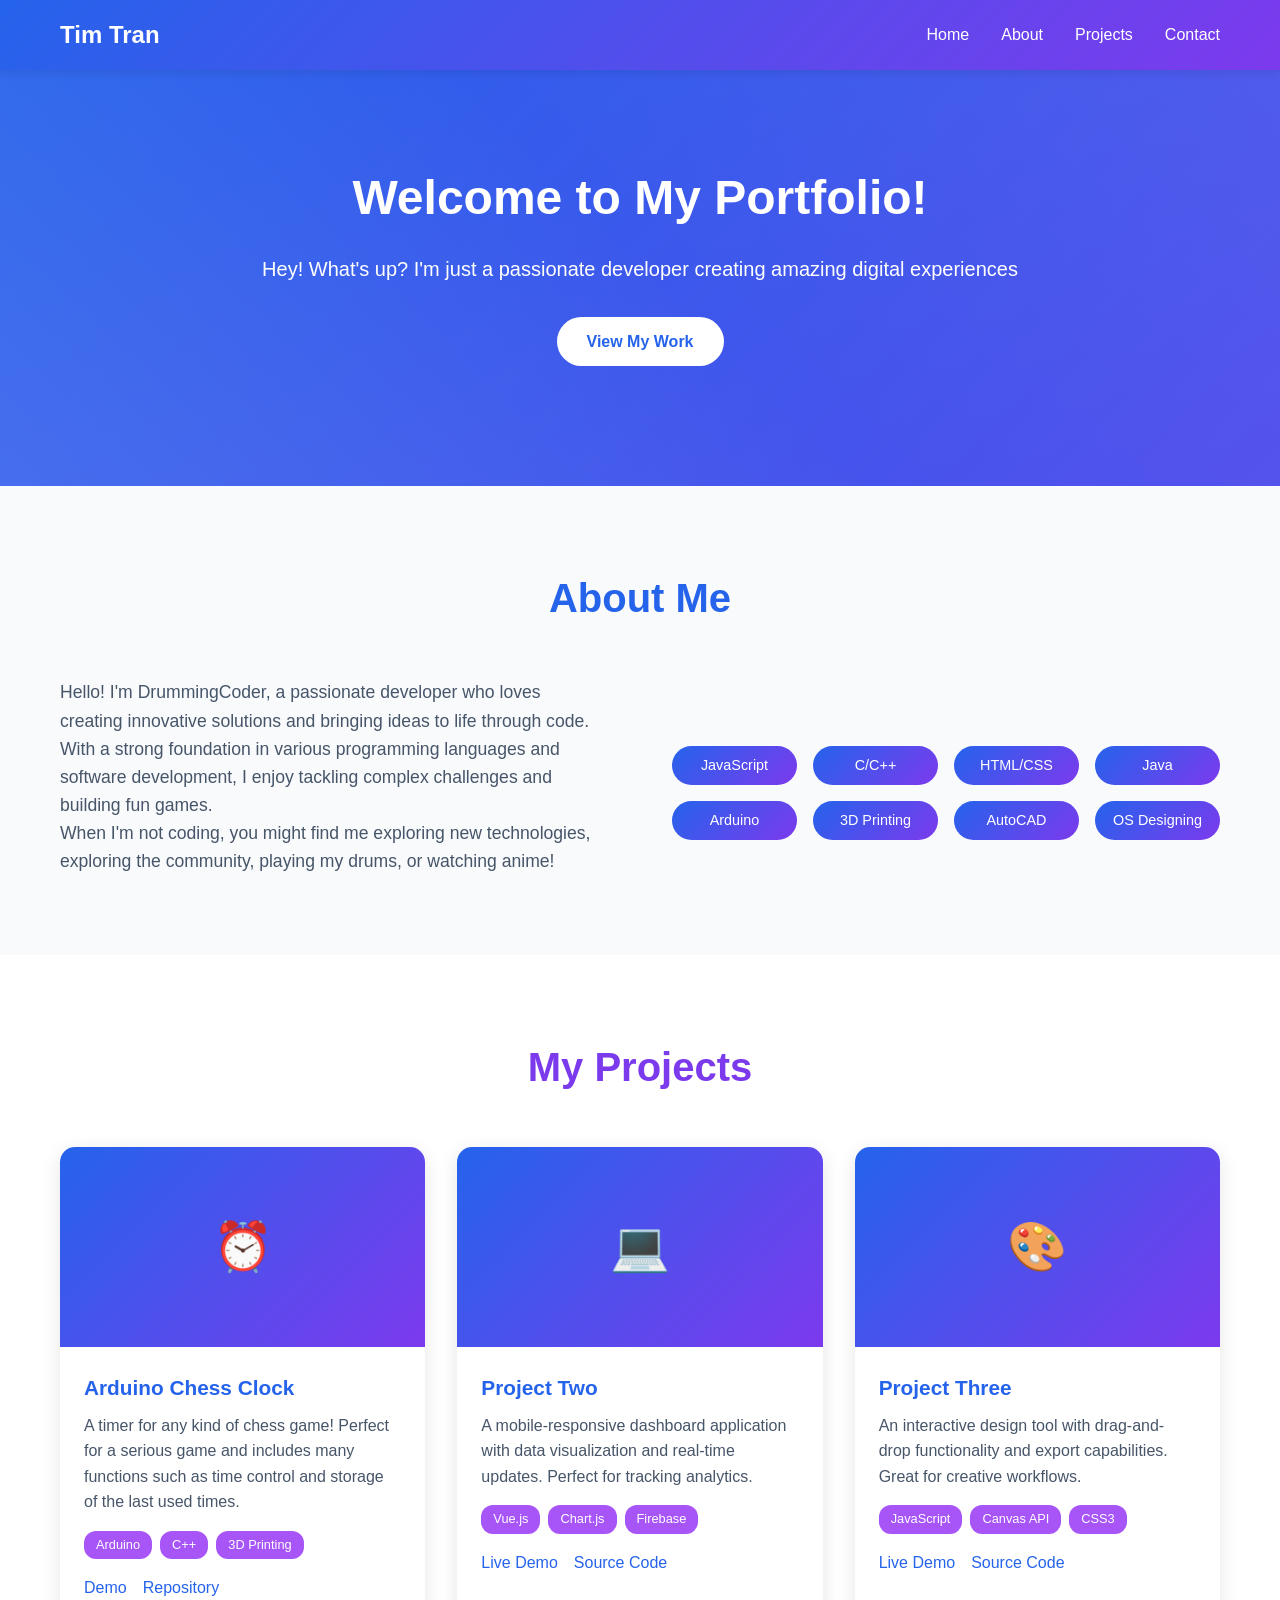
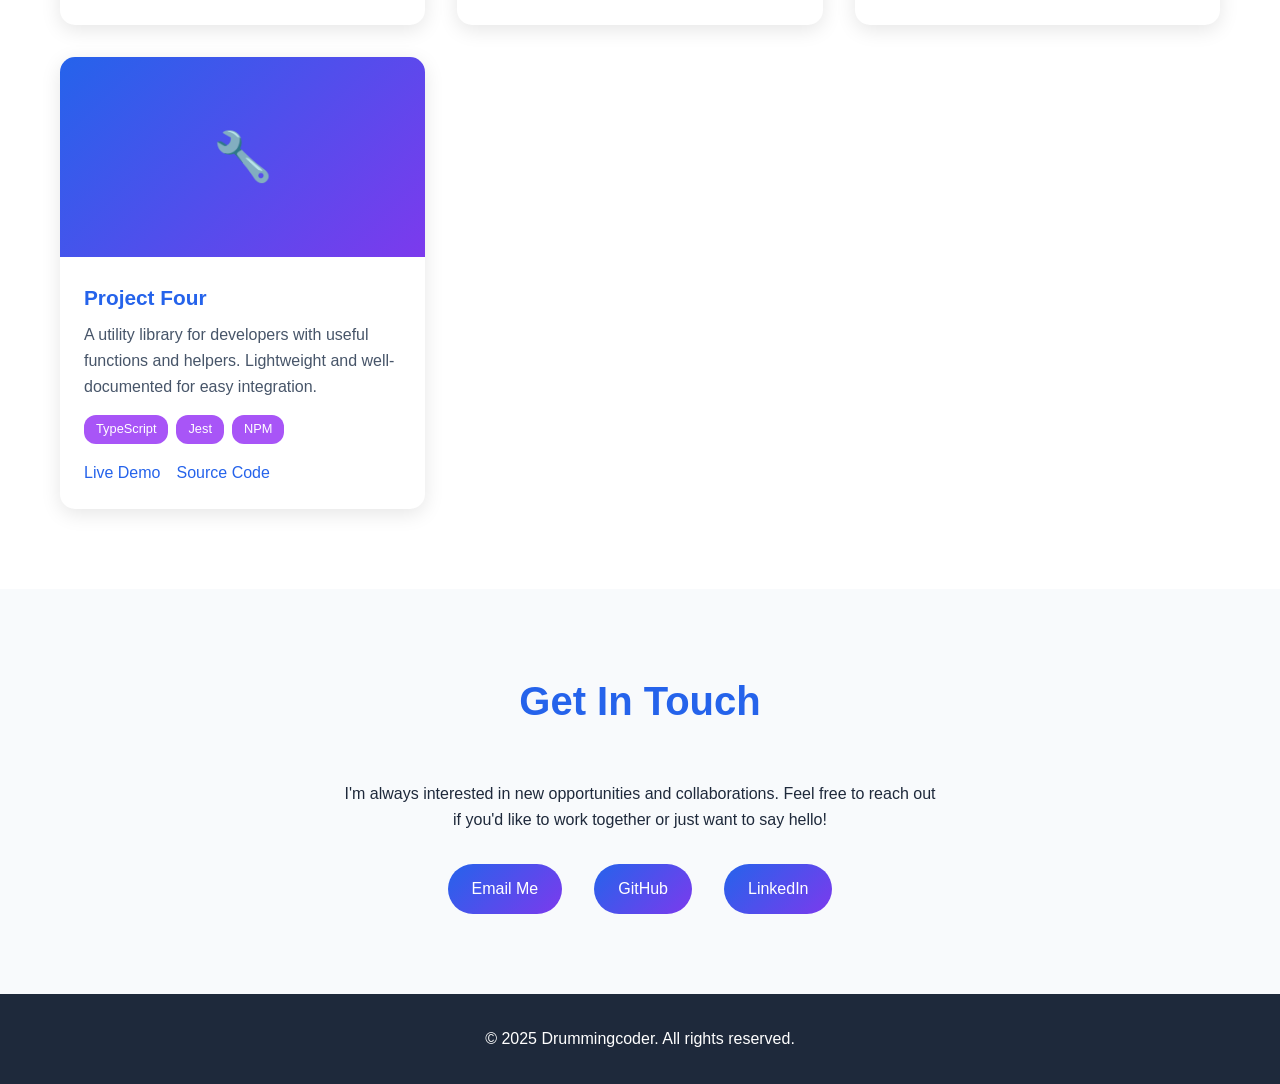
<file: index.html>
<!DOCTYPE html>
<html lang="en">
<head>
    <meta charset="UTF-8">
    <meta name="viewport" content="width=device-width, initial-scale=1.0">
    <title>Drummingcoder's Personal Portfolio</title>
    <link rel="stylesheet" href="styles.css">
</head>
<body>
    <!-- Header -->
    <header>
        <nav class="container">
            <div class="logo">Tim Tran</div>
            <ul class="nav-links">
                <li><a href="#home">Home</a></li>
                <li><a href="#about">About</a></li>
                <li><a href="#projects">Projects</a></li>
                <li><a href="#contact">Contact</a></li>
            </ul>
        </nav>
    </header>

    <!-- Hero Section -->
    <section id="home" class="hero">
        <div class="container">
            <h1>Welcome to My Portfolio!</h1>
            <p>Hey! What's up? I'm just a passionate developer creating amazing digital experiences</p>
            <a href="#projects" class="cta-button">View My Work</a>
        </div>
    </section>

    <!-- About Section -->
    <section id="about" class="about">  
        <div class="container">
            <h2>About Me</h2>
            <div class="about-content">
                <div class="about-text">
                    <p>Hello! I'm DrummingCoder, a passionate developer who loves creating innovative solutions and bringing ideas to life through code. With a strong foundation in various programming languages and software development, I enjoy tackling complex challenges and building fun games.</p>
                    <p>When I'm not coding, you might find me exploring new technologies, exploring the community, playing my drums, or watching anime!</p>
                </div>
                <div class="skills">
                    <div class="skill-tag">JavaScript</div>
                    <div class="skill-tag">C/C++</div>
                    <div class="skill-tag">HTML/CSS</div>
                    <div class="skill-tag">Java</div>
                    <div class="skill-tag">Arduino</div>
                    <div class="skill-tag">3D Printing</div>
                    <div class="skill-tag">AutoCAD</div>
                    <div class="skill-tag">OS Designing</div>
                </div>
            </div>
        </div>
    </section>

    <!-- Projects Section -->
    <section id="projects" class="projects">
        <div class="container">
            <h2>My Projects</h2>
            <div class="projects-grid">
                <!-- Project 1 -->
                <div class="project-card" onclick="window.open('https://www.tinkercad.com/things/9GNWRFxF56N-my-chess-clock-v20', '_blank')">
                    <div class="project-image">⏰</div>
                    <div class="project-content">
                        <h3 class="project-title">Arduino Chess Clock</h3>
                        <p class="project-description">A timer for any kind of chess game! Perfect for a serious game and includes many functions such as time control and storage of the last used times.</p>
                        <div class="project-tech">
                            <span class="tech-tag">Arduino</span>
                            <span class="tech-tag">C++</span>
                            <span class="tech-tag">3D Printing</span>
                        </div>
                        <div class="project-links">
                            <a href="https://www.tinkercad.com/things/9GNWRFxF56N-my-chess-clock-v20" class="project-link">Demo</a>
                            <a href="https://github.com/Drummingcoder/Chess-clock-arduino" class="project-link">Repository</a>
                        </div>
                    </div>
                </div>

                <!-- Project 2 -->
                <div class="project-card">
                    <div class="project-image">💻</div>
                    <div class="project-content">
                        <h3 class="project-title">Project Two</h3>
                        <p class="project-description">A mobile-responsive dashboard application with data visualization and real-time updates. Perfect for tracking analytics.</p>
                        <div class="project-tech">
                            <span class="tech-tag">Vue.js</span>
                            <span class="tech-tag">Chart.js</span>
                            <span class="tech-tag">Firebase</span>
                        </div>
                        <div class="project-links">
                            <a href="#" class="project-link">Live Demo</a>
                            <a href="#" class="project-link">Source Code</a>
                        </div>
                    </div>
                </div>

                <!-- Project 3 -->
                <div class="project-card">
                    <div class="project-image">🎨</div>
                    <div class="project-content">
                        <h3 class="project-title">Project Three</h3>
                        <p class="project-description">An interactive design tool with drag-and-drop functionality and export capabilities. Great for creative workflows.</p>
                        <div class="project-tech">
                            <span class="tech-tag">JavaScript</span>
                            <span class="tech-tag">Canvas API</span>
                            <span class="tech-tag">CSS3</span>
                        </div>
                        <div class="project-links">
                            <a href="#" class="project-link">Live Demo</a>
                            <a href="#" class="project-link">Source Code</a>
                        </div>
                    </div>
                </div>

                <!-- Project 4 -->
                <div class="project-card">
                    <div class="project-image">🔧</div>
                    <div class="project-content">
                        <h3 class="project-title">Project Four</h3>
                        <p class="project-description">A utility library for developers with useful functions and helpers. Lightweight and well-documented for easy integration.</p>
                        <div class="project-tech">
                            <span class="tech-tag">TypeScript</span>
                            <span class="tech-tag">Jest</span>
                            <span class="tech-tag">NPM</span>
                        </div>
                        <div class="project-links">
                            <a href="#" class="project-link">Live Demo</a>
                            <a href="#" class="project-link">Source Code</a>
                        </div>
                    </div>
                </div>
            </div>
        </div>
    </section>

    <!-- Contact Section -->
    <section id="contact" class="contact">
        <div class="container">
            <h2>Get In Touch</h2>
            <div class="contact-content">
                <p>I'm always interested in new opportunities and collaborations. Feel free to reach out if you'd like to work together or just want to say hello!</p>
                <div class="contact-links">
                    <a href="mailto:your.email@example.com" class="contact-link">Email Me</a>
                    <a href="https://github.com/drummingcoder" class="contact-link">GitHub</a>
                    <a href="https://linkedin.com/in/yourprofile" class="contact-link">LinkedIn</a>
                </div>
            </div>
        </div>
    </section>

    <!-- Footer -->
    <footer>
        <div class="container">
            <p>&copy; 2025 Drummingcoder. All rights reserved.</p>
        </div>
    </footer>

    <script src="script.js"></script>
</body>
</html>
</file>
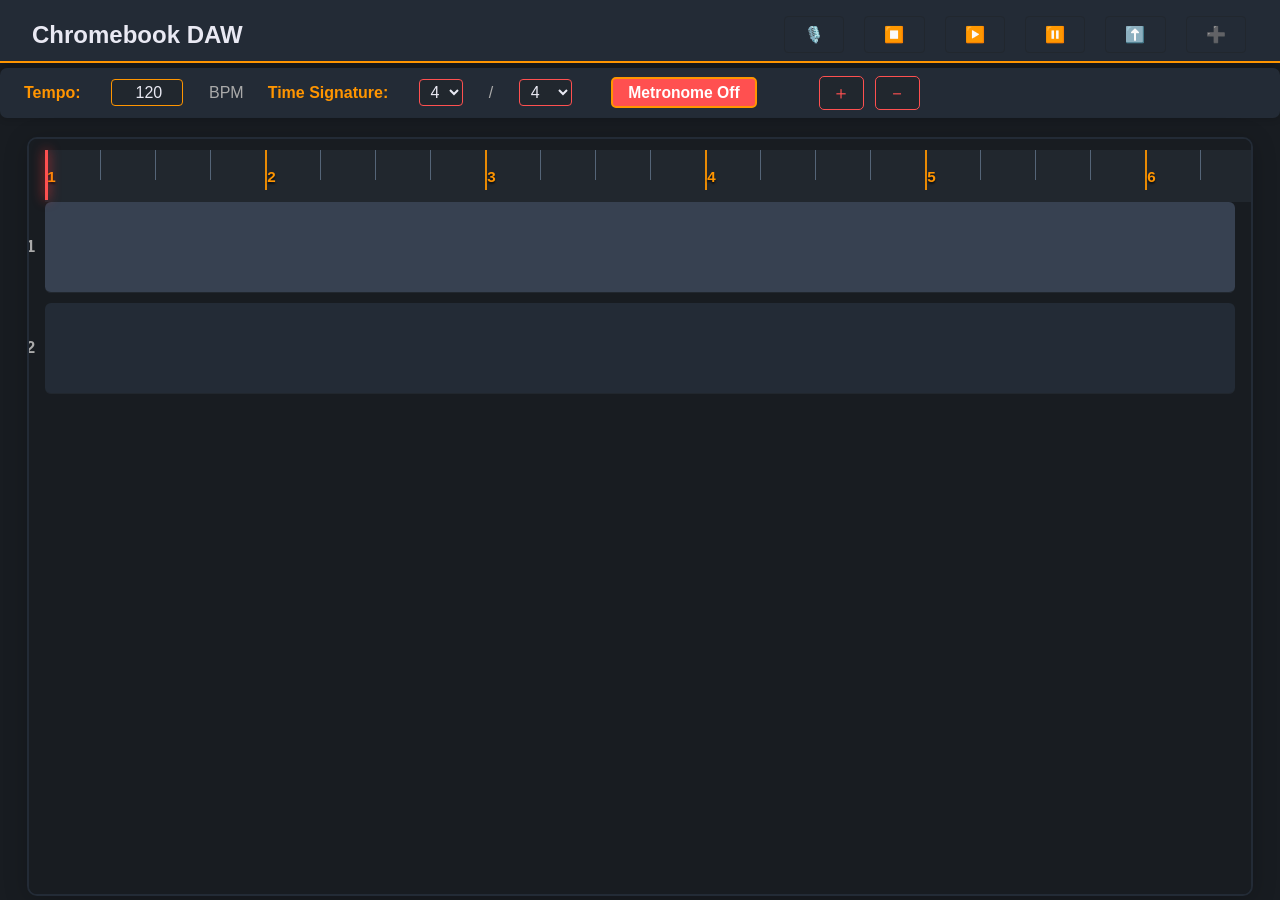
<file: daw/index.html>
<!DOCTYPE html>
<html lang="en">
<head>
  <meta charset="UTF-8">
  <title>Chromebook DAW</title>
  <meta name="viewport" content="width=device-width,initial-scale=1">
  <meta name="description" content="A Chromebook-friendly advanced DAW web app for audio editing and recording.">
  <link rel="stylesheet" href="DAWstyling.css">
</head>
<body>
  <header>
    <h1>Chromebook DAW</h1>
    <div id="toolbar">
      <button id="recordBtn" title="Record (R)">🎙️</button>
      <button id="stopBtn" title="Stop (S)" disabled>⏹️</button>
      <button id="playBtn" title="Play (Space)">▶️</button>
      <button id="pauseBtn" title="Pause" disabled>⏸️</button>
      <label class="upload-btn" title="Upload audio">
        ⬆️
        <input type="file" id="fileInput" accept="audio/*" multiple>
      </label>
      <button id="addTrackBtn" title="Add a new track">➕</button>
    </div>
  </header>
  <div class="settings-bar">
    <label for="bpm">Tempo:</label>
    <input type="number" id="bpm" min="20" max="300" value="120"> BPM
    <label for="timeSigNum">Time Signature:</label>
    <select id="timeSigNum">
      <option value="4">4</option>
      <option value="3">3</option>
      <option value="6">6</option>
      <option value="5">5</option>
      <option value="7">7</option>
    </select>
    /
    <select id="timeSigDen">
      <option value="4">4</option>
      <option value="8">8</option>
      <option value="16">16</option>
    </select>
    <button class="metronome-btn" id="metronomeBtn">Metronome Off</button>
    <span style="margin-left:2em;">
      <button class="zoom-btn" id="zoomInBtn" title="Zoom in">＋</button>
      <button class="zoom-btn" id="zoomOutBtn" title="Zoom out">－</button>
    </span>
  </div>
  <div id="workspace">
    <div id="timeline"></div>
    <div id="tracks"></div>
  </div>
  <script src="DAW.js"></script>
</body>
</html>
</file>
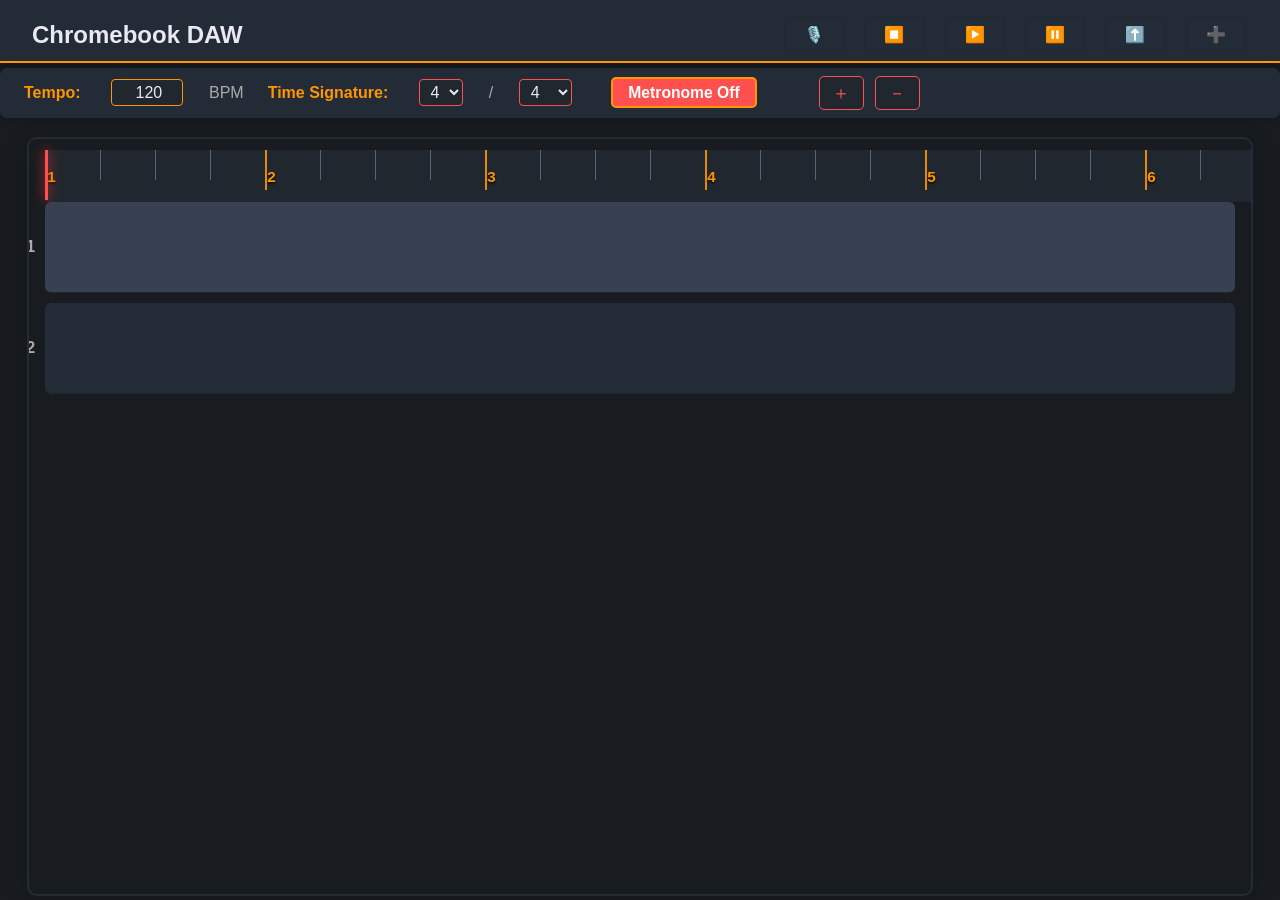
<file: daw/chromebook_daw.html>
<!DOCTYPE html>
<html lang="en">
<head>
  <meta charset="UTF-8">
  <title>Chromebook DAW</title>
  <meta name="viewport" content="width=device-width,initial-scale=1">
  <meta name="description" content="A Chromebook-friendly advanced DAW web app for audio editing and recording.">
  <link rel="stylesheet" href="DAWstyling.css">
</head>
<body>
  <header>
    <h1>Chromebook DAW</h1>
    <div id="toolbar">
      <button id="recordBtn" title="Record (R)">🎙️</button>
      <button id="stopBtn" title="Stop (S)" disabled>⏹️</button>
      <button id="playBtn" title="Play (Space)">▶️</button>
      <button id="pauseBtn" title="Pause" disabled>⏸️</button>
      <label class="upload-btn" title="Upload audio">
        ⬆️
        <input type="file" id="fileInput" accept="audio/*" multiple>
      </label>
      <button id="addTrackBtn" title="Add a new track">➕</button>
    </div>
  </header>
  <div class="settings-bar">
    <label for="bpm">Tempo:</label>
    <input type="number" id="bpm" min="20" max="300" value="120"> BPM
    <label for="timeSigNum">Time Signature:</label>
    <select id="timeSigNum">
      <option value="4">4</option>
      <option value="3">3</option>
      <option value="6">6</option>
      <option value="5">5</option>
      <option value="7">7</option>
    </select>
    /
    <select id="timeSigDen">
      <option value="4">4</option>
      <option value="8">8</option>
      <option value="16">16</option>
    </select>
    <button class="metronome-btn" id="metronomeBtn">Metronome Off</button>
    <span style="margin-left:2em;">
      <button class="zoom-btn" id="zoomInBtn" title="Zoom in">＋</button>
      <button class="zoom-btn" id="zoomOutBtn" title="Zoom out">－</button>
    </span>
  </div>
  <div id="workspace">
    <div id="timeline"></div>
    <div id="tracks"></div>
  </div>
  <script src="DAW.js"></script>
</body>
</html>
</file>
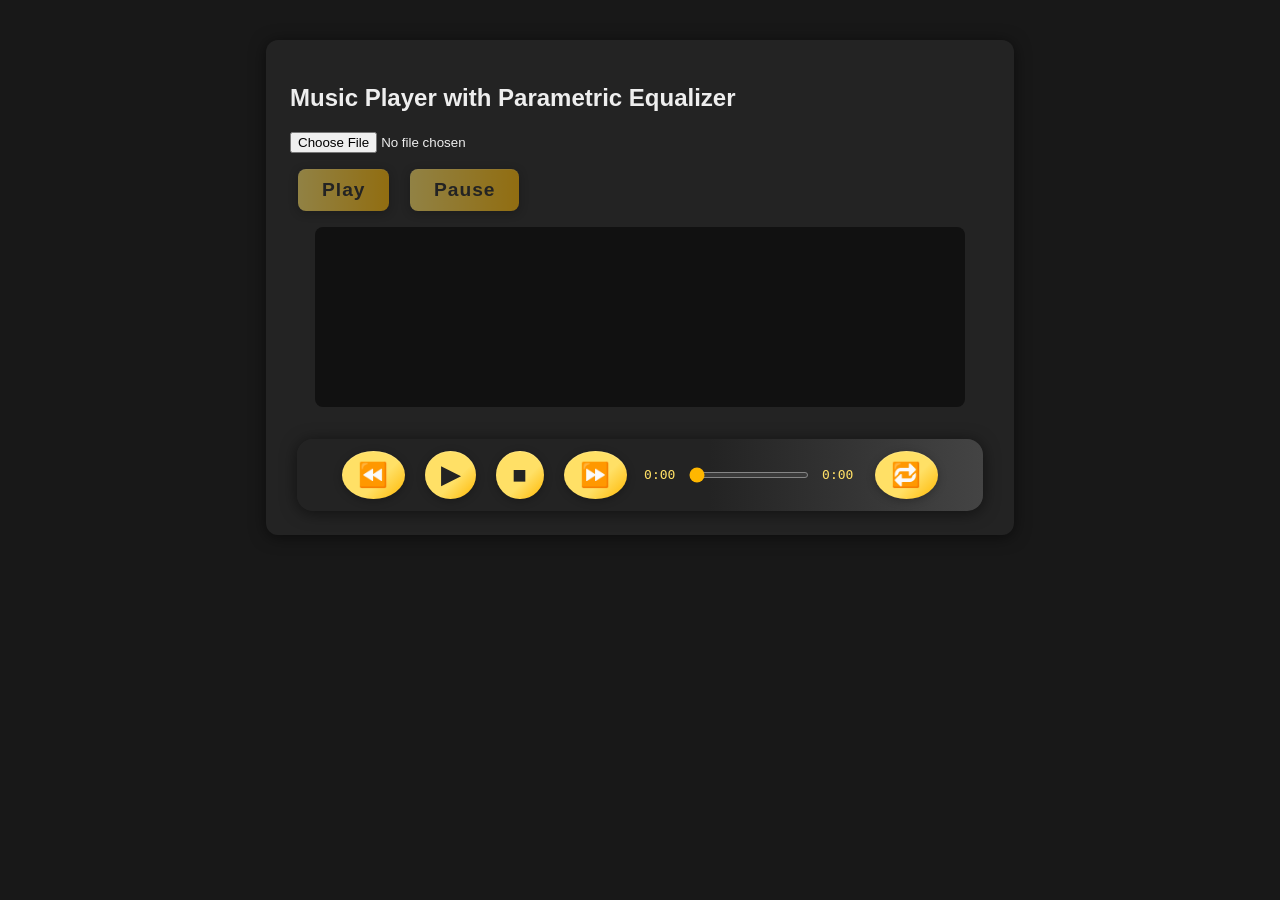
<file: daw/EQ.html>
<!DOCTYPE html>
<html lang="en">
<head>
    <meta charset="UTF-8">
    <title>Music Player with Parametric EQ & Spectrum</title>
    <style>
        body { font-family: sans-serif; background: #181818; color: #eee; margin: 0; padding: 0; }
        .container { max-width: 700px; margin: 40px auto; background: #232323; border-radius: 12px; padding: 24px; box-shadow: 0 2px 16px #0008; }
        .controls { margin: 16px 0; }
        .eq-controls { display: flex; gap: 16px; margin: 24px 0; }
        .eq-band { flex: 1; text-align: center; }
        .eq-band input[type="range"] { width: 100%; }
        svg { display: block; margin: 0 auto; background: #111; border-radius: 8px; }
        label { font-size: 0.9em; }
        .band-panel {
            position: fixed;
            left: 50%;
            bottom: 24px;
            top: auto !important;
            transform: translateX(-50%) scale(0.95);
            background: linear-gradient(90deg, #ffe066 0%, #ffb700 100%);
            border-radius: 18px;
            box-shadow: 0 8px 32px #000b, 0 1px 0 #fff2 inset;
            padding: 18px 32px 12px 32px;
            display: flex;
            gap: 32px;
            align-items: center;
            z-index: 100;
            opacity: 0;
            pointer-events: none;
            transition: opacity 0.25s cubic-bezier(.4,2,.6,1), transform 0.25s cubic-bezier(.4,2,.6,1);
        }
        .band-panel.active {
            opacity: 1;
            pointer-events: auto;
            transform: translateX(-50%) scale(1);
        }
        .dial-group {
            display: flex;
            flex-direction: column;
            align-items: center;
            min-width: 90px;
        }
        .dial-label {
            color: #232323;
            font-size: 1em;
            margin-bottom: 6px;
            letter-spacing: 1px;
            text-shadow: 0 1px 2px #fff8;
        }
        .dial-value {
            margin-top: 4px;
            color: #232323;
            font-size: 1.1em;
            font-family: monospace;
            text-shadow: 0 1px 2px #fff8;
        }
        .band-panel input[type="range"] {
            width: 80px;
            accent-color: #ff0;
            margin: 0 0 0 0;
            transition: box-shadow 0.2s;
            box-shadow: 0 0 0 #ff0;
            border-radius: 8px;
            background: #fff;
        }
        .band-panel input[type="range"]:focus {
            box-shadow: 0 0 8px #ff0b;
            outline: none;
        }
        /* Stylish buttons */
        button, .icon-btn {
            background: linear-gradient(90deg, #ffe066 0%, #ffb700 100%);
            color: #232323;
            border: none;
            border-radius: 8px;
            padding: 10px 24px;
            font-size: 1.2em;
            font-weight: 700;
            letter-spacing: 1px;
            margin: 0 8px;
            box-shadow: 0 2px 8px #0006, 0 1px 0 #fff2 inset;
            cursor: pointer;
            transition: background 0.2s, transform 0.13s, box-shadow 0.2s, color 0.2s;
        }
        button:enabled:hover, button:enabled:focus, .icon-btn:enabled:hover, .icon-btn:enabled:focus {
            background: linear-gradient(90deg, #ffb700 0%, #ffe066 100%);
            color: #fff;
            transform: scale(1.12);
            box-shadow: 0 4px 16px #ffe066a0, 0 1px 0 #fff2 inset;
        }
        button:disabled, .icon-btn:disabled {
            opacity: 0.5;
            cursor: not-allowed;
        }
        .icon-btn {
            padding: 10px 16px;
            font-size: 1.5em;
            border-radius: 50%;
            background: linear-gradient(135deg, #ffe066 60%, #ffb700 100%);
            color: #232323;
            margin: 0 6px;
            box-shadow: 0 2px 8px #0004, 0 1px 0 #fff2 inset;
        }
        .icon-btn.active, .icon-btn[aria-pressed="true"] {
            background: linear-gradient(135deg, #ffb700 0%, #ffe066 100%);
            color: #fff;
            box-shadow: 0 0 16px #ffe066cc;
        }
        .transport-bar {
            display: flex;
            align-items: center;
            justify-content: center;
            gap: 8px;
            margin: 32px auto 0 auto;
            padding: 12px 18px;
            background: linear-gradient(90deg, #232323 60%, #444 100%);
            border-radius: 16px;
            box-shadow: 0 2px 16px #0008;
            max-width: 650px;
            position: relative;
        }
        .progress-container {
            display: flex;
            align-items: center;
            gap: 8px;
            width: 220px;
        }
        #progressBar {
            width: 120px;
            accent-color: #ffb700;
            border-radius: 8px;
            background: #fff;
            height: 6px;
            transition: box-shadow 0.2s;
        }
        #progressBar:focus {
            box-shadow: 0 0 8px #ffb70088;
            outline: none;
        }
        #currentTime, #duration {
            color: #ffe066;
            font-family: monospace;
            font-size: 1em;
            min-width: 38px;
            text-align: center;
        }
        /* Fabfilter-like EQ dot and curve */
        svg circle {
            filter: drop-shadow(0 0 8px #fff8);
            transition: r 0.15s, filter 0.2s;
        }
        svg circle[data-idx]:hover, svg circle[data-idx]:focus {
            r: 12;
            filter: drop-shadow(0 0 16px #ff0b);
        }
        svg .eq-dot-selected {
            stroke: #ffe066;
            stroke-width: 5;
            filter: drop-shadow(0 0 16px #ffe066cc);
        }
        svg .eq-curve {
            stroke: url(#eq-gradient);
            stroke-width: 3.5;
            filter: drop-shadow(0 0 10px #ffe06688);
        }
    </style>
</head>
<body>
    <div class="container">
        <h2>Music Player with Parametric Equalizer</h2>
        <input type="file" id="audioFile" accept="audio/*">
        <div class="controls">
            <button id="playBtn" disabled>Play</button>
            <button id="pauseBtn" disabled>Pause</button>
        </div>
        <div class="eq-controls" id="eqControls"></div>
        <svg id="spectrum" width="650" height="180" style="cursor:crosshair"></svg>
        <div id="bandPanel" class="band-panel">
            <div class="dial-group">
                <div class="dial-label">Freq</div>
                <input type="range" id="freqDial" min="40" max="20000" step="1">
                <div class="dial-value" id="freqValue"></div>
            </div>
            <div class="dial-group">
                <div class="dial-label">Gain</div>
                <input type="range" id="gainDial" min="-60" max="12" step="0.1">
                <div class="dial-value" id="gainValue"></div>
            </div>
            <div class="dial-group">
                <div class="dial-label">Q</div>
                <input type="range" id="qDial" min="0.1" max="10" step="0.01">
                <div class="dial-value" id="qValue"></div>
            </div>
        </div>
        <div class="transport-bar">
            <button id="rewindBtn" class="icon-btn" title="Rewind">&#9194;</button>
            <button id="playPauseBtn" class="icon-btn" title="Play/Pause">&#9654;</button>
            <button id="stopBtn" class="icon-btn" title="Stop">&#9632;</button>
            <button id="ffBtn" class="icon-btn" title="Fast Forward">&#9193;</button>
            <div class="progress-container">
                <span id="currentTime">0:00</span>
                <input type="range" id="progressBar" min="0" max="100" value="0" step="0.01">
                <span id="duration">0:00</span>
            </div>
            <button id="loopBtn" class="icon-btn" title="Loop">&#128257;</button>
        </div>
    </div>
    <audio id="audio" style="display:none"></audio>
    <script>
        // EQ band settings
        let eqBands = [
            { freq: 60,   gain: 0, q: 1.0, label: "60Hz", type: "peaking" },
            { freq: 170,  gain: 0, q: 1.0, label: "170Hz", type: "peaking" },
            { freq: 350,  gain: 0, q: 1.0, label: "350Hz", type: "peaking" },
            { freq: 1000, gain: 0, q: 1.0, label: "1kHz", type: "peaking" },
            { freq: 3500, gain: 0, q: 1.0, label: "3.5kHz", type: "peaking" },
            { freq: 10000,gain: 0, q: 1.0, label: "10kHz", type: "peaking" }
        ];

        // DOM elements
        const audioFile = document.getElementById('audioFile');
        const playBtn = document.getElementById('playBtn');
        const pauseBtn = document.getElementById('pauseBtn');
        const eqControls = document.getElementById('eqControls');
        const spectrumSVG = document.getElementById('spectrum');
        const audio = document.getElementById('audio');

        // Audio context and nodes
        let ctx, source, analyser, eqFilters = [];

        // Remove old EQ controls UI
        eqControls.style.display = "none";

        // Utility: freq <-> x, gain <-> y
        function freqToX(freq, width) {
            const minF = 40, maxF = 20000;
            const logMin = Math.log10(minF), logMax = Math.log10(maxF);
            return ((Math.log10(freq) - logMin) / (logMax - logMin)) * width;
        }
        function xToFreq(x, width) {
            const minF = 40, maxF = 20000;
            const logMin = Math.log10(minF), logMax = Math.log10(maxF);
            return Math.pow(10, logMin + (x / width) * (logMax - logMin));
        }
        function gainToY(gain, height) {
            // -60dB (bottom) to +12dB (top)
            return ((12 - gain) / 72) * (height - 30) + 10;
        }
        function yToGain(y, height) {
            return 12 - ((y - 10) / (height - 30)) * 72;
        }

        // File upload
        audioFile.addEventListener('change', e => {
            const file = e.target.files[0];
            if (file) {
                audio.src = URL.createObjectURL(file);
                playBtn.disabled = false;
                pauseBtn.disabled = false;
            }
        });

        // Play/Pause
        playBtn.onclick = () => audio.play();
        pauseBtn.onclick = () => audio.pause();

        // Setup audio context and EQ
        function setupAudioNodes() {
            if (!ctx) {
                ctx = new (window.AudioContext || window.webkitAudioContext)();
                source = ctx.createMediaElementSource(audio);
            }
            // Remove old filters
            if (eqFilters.length) eqFilters.forEach(f => f.disconnect());
            eqFilters = eqBands.map(band => {
                const filter = ctx.createBiquadFilter();
                filter.type = band.type || 'peaking';
                filter.frequency.value = band.freq;
                filter.gain.value = band.gain;
                filter.Q.value = band.q || 1.0;
                return filter;
            });
            // Chain filters
            let node = source;
            eqFilters.forEach(filter => {
                node.connect(filter);
                node = filter;
            });
            // Analyser for spectrum
            if (!analyser) {
                analyser = ctx.createAnalyser();
                analyser.fftSize = 2048;
            }
            node.connect(analyser);
            analyser.connect(ctx.destination);
        }

        audio.onplay = async () => {
            setupAudioNodes();
            drawSpectrum();
        };

        let selectedIdx = null;

        // --- Transport controls logic ---
        const playPauseBtn = document.getElementById('playPauseBtn');
        const stopBtn = document.getElementById('stopBtn');
        const rewindBtn = document.getElementById('rewindBtn');
        const ffBtn = document.getElementById('ffBtn');
        const loopBtn = document.getElementById('loopBtn');
        const progressBar = document.getElementById('progressBar');
        const currentTimeSpan = document.getElementById('currentTime');
        const durationSpan = document.getElementById('duration');

        let isPlaying = false;
        let isLoop = false;

        function formatTime(sec) {
            sec = Math.max(0, sec|0);
            return Math.floor(sec/60) + ":" + (sec%60).toString().padStart(2, "0");
        }

        playPauseBtn.onclick = function() {
            if (audio.paused) audio.play();
            else audio.pause();
        };
        stopBtn.onclick = function() {
            audio.pause();
            audio.currentTime = 0;
        };
        rewindBtn.onclick = function() {
            audio.currentTime = Math.max(0, audio.currentTime - 5);
        };
        ffBtn.onclick = function() {
            audio.currentTime = Math.min(audio.duration || 0, audio.currentTime + 5);
        };
        loopBtn.onclick = function() {
            isLoop = !isLoop;
            audio.loop = isLoop;
            loopBtn.classList.toggle('active', isLoop);
            loopBtn.setAttribute('aria-pressed', isLoop ? "true" : "false");
        };

        audio.addEventListener('play', () => {
            isPlaying = true;
            playPauseBtn.innerHTML = "&#10073;&#10073;"; // Pause icon
        });
        audio.addEventListener('pause', () => {
            isPlaying = false;
            playPauseBtn.innerHTML = "&#9654;"; // Play icon
        });
        audio.addEventListener('ended', () => {
            playPauseBtn.innerHTML = "&#9654;";
        });

        audio.addEventListener('timeupdate', () => {
            progressBar.value = (audio.currentTime / (audio.duration || 1)) * 100;
            currentTimeSpan.textContent = formatTime(audio.currentTime);
            durationSpan.textContent = formatTime(audio.duration || 0);
        });
        audio.addEventListener('loadedmetadata', () => {
            durationSpan.textContent = formatTime(audio.duration || 0);
        });

        progressBar.addEventListener('input', () => {
            if (audio.duration) {
                audio.currentTime = (progressBar.value / 100) * audio.duration;
            }
        });

        // --- Band Panel logic ---
        const bandPanel = document.getElementById('bandPanel');
        const freqDial = document.getElementById('freqDial');
        const gainDial = document.getElementById('gainDial');
        const qDial = document.getElementById('qDial');
        const freqValue = document.getElementById('freqValue');
        const gainValue = document.getElementById('gainValue');
        const qValue = document.getElementById('qValue');

        function updateBandPanel() {
            if (selectedIdx === null || !eqBands[selectedIdx]) {
                bandPanel.classList.remove('active');
                bandPanel.style.pointerEvents = "none";
                return;
            }
            bandPanel.style.pointerEvents = "auto";
            bandPanel.classList.add('active');
            freqDial.value = eqBands[selectedIdx].freq;
            gainDial.value = eqBands[selectedIdx].gain;
            qDial.value = eqBands[selectedIdx].q;
            freqValue.textContent = Math.round(eqBands[selectedIdx].freq) + " Hz";
            gainValue.textContent = (eqBands[selectedIdx].gain > 0 ? "+" : "") + eqBands[selectedIdx].gain.toFixed(1) + " dB";
            qValue.textContent = eqBands[selectedIdx].q.toFixed(2);
        }
        freqDial.oninput = function() {
            if (selectedIdx === null) return;
            eqBands[selectedIdx].freq = +freqDial.value;
            updateBandPanel();
            if (eqFilters[selectedIdx]) eqFilters[selectedIdx].frequency.value = eqBands[selectedIdx].freq;
        };
        gainDial.oninput = function() {
            if (selectedIdx === null) return;
            eqBands[selectedIdx].gain = +gainDial.value;
            updateBandPanel();
            if (eqFilters[selectedIdx]) eqFilters[selectedIdx].gain.value = eqBands[selectedIdx].gain;
        };
        qDial.oninput = function() {
            if (selectedIdx === null) return;
            eqBands[selectedIdx].q = +qDial.value;
            updateBandPanel();
            if (eqFilters[selectedIdx]) eqFilters[selectedIdx].Q.value = eqBands[selectedIdx].q;
        };

        // --- Draw SVG with Fabfilter-like look ---
        function drawSpectrum() {
            if (!analyser) return;
            const width = spectrumSVG.width.baseVal.value;
            const height = spectrumSVG.height.baseVal.value;
            const bufferLength = analyser.frequencyBinCount;
            const dataArray = new Uint8Array(bufferLength);

            analyser.getByteFrequencyData(dataArray);

            // Clear SVG
            spectrumSVG.innerHTML = '';

            // Gradient for EQ curve
            const defs = document.createElementNS('http://www.w3.org/2000/svg', 'defs');
            const grad = document.createElementNS('http://www.w3.org/2000/svg', 'linearGradient');
            grad.setAttribute('id', 'eq-gradient');
            grad.setAttribute('x1', '0%'); grad.setAttribute('x2', '100%');
            grad.setAttribute('y1', '0%'); grad.setAttribute('y2', '0%');
            grad.innerHTML = `
                <stop offset="0%" stop-color="#ffe066"/>
                <stop offset="50%" stop-color="#ffb700"/>
                <stop offset="100%" stop-color="#ffe066"/>
            `;
            defs.appendChild(grad);
            spectrumSVG.appendChild(defs);

            // Draw axes
            drawAxes(width, height);

            // Draw spectrum bars (logarithmic mapping, interpolate bins)
            const barCount = 100;
            const barWidth = width / barCount;
            const minF = 40, maxF = 20000;
            const nyquist = ctx ? ctx.sampleRate / 2 : 22050;
            for (let i = 0; i < barCount; i++) {
                const freq = minF * Math.pow(maxF / minF, i / (barCount - 1));
                if (freq < minF || freq > maxF) continue;
                const bin = freq / nyquist * bufferLength;
                const bin0 = Math.floor(bin);
                const bin1 = Math.min(bufferLength - 1, bin0 + 1);
                const frac = bin - bin0;
                const value = (1 - frac) * dataArray[bin0] + frac * dataArray[bin1];
                const db = (value / 255) * (12 + 60) - 60;
                const barHeight = ((db + 60) / 72) * (height - 30);
                const rect = document.createElementNS('http://www.w3.org/2000/svg', 'rect');
                rect.setAttribute('x', i * barWidth);
                rect.setAttribute('y', height - barHeight - 10);
                rect.setAttribute('width', barWidth - 1);
                rect.setAttribute('height', barHeight);
                rect.setAttribute('fill', `url(#eq-gradient)`);
                rect.setAttribute('opacity', '0.32');
                spectrumSVG.appendChild(rect);
            }

            // Draw EQ curve (sum dB, not linear gain)
            const eqPath = document.createElementNS('http://www.w3.org/2000/svg', 'path');
            let path = '';
            for (let x = 0; x < width; x++) {
                const freq = xToFreq(x, width);
                let gain = 0;
                eqBands.forEach(band => {
                    gain += getBandGainAtFreq(band, freq);
                });
                const y = gainToY(Math.max(-60, Math.min(12, gain)), height);
                path += (x === 0 ? 'M' : 'L') + x + ',' + y + ' ';
            }
            eqPath.setAttribute('d', path);
            eqPath.setAttribute('class', 'eq-curve');
            eqPath.setAttribute('fill', 'none');
            spectrumSVG.appendChild(eqPath);

            // Draw EQ band dots
            eqBands.forEach((band, i) => {
                const x = freqToX(band.freq, width);
                const y = gainToY(band.gain, height);
                const dot = document.createElementNS('http://www.w3.org/2000/svg', 'circle');
                dot.setAttribute('cx', x);
                dot.setAttribute('cy', y);
                dot.setAttribute('r', 10);
                dot.setAttribute('fill', band.type === "lowshelf" ? "#0af" : band.type === "highshelf" ? "#fa0" : "#f44");
                dot.setAttribute('stroke', '#fff');
                dot.setAttribute('stroke-width', selectedIdx === i ? '5' : '2');
                dot.setAttribute('class', selectedIdx === i ? 'eq-dot-selected' : '');
                dot.style.cursor = "pointer";
                dot.setAttribute('data-idx', i);
                dot.addEventListener('mousedown', ev => {
                    selectedIdx = i;
                    updateBandPanel();
                });
                spectrumSVG.appendChild(dot);

                // Label
                const label = document.createElementNS('http://www.w3.org/2000/svg', 'text');
                label.setAttribute('x', x + 14);
                label.setAttribute('y', y - 12);
                label.setAttribute('fill', '#fff');
                label.setAttribute('font-size', '13');
                label.setAttribute('font-weight', 'bold');
                label.textContent = band.type === "lowshelf" ? "LS" : band.type === "highshelf" ? "HS" : "B";
                spectrumSVG.appendChild(label);
            });

            requestAnimationFrame(drawSpectrum);
        }

        // Draw axes and labels
        function drawAxes(width, height) {
            const svgNS = "http://www.w3.org/2000/svg";
            // X axis (frequency)
            const axis = document.createElementNS(svgNS, 'line');
            axis.setAttribute('x1', 0);
            axis.setAttribute('y1', height - 10);
            axis.setAttribute('x2', width);
            axis.setAttribute('y2', height - 10);
            axis.setAttribute('stroke', '#888');
            axis.setAttribute('stroke-width', '1');
            spectrumSVG.appendChild(axis);

            // Y axis (gain)
            const yAxis = document.createElementNS(svgNS, 'line');
            yAxis.setAttribute('x1', 0);
            yAxis.setAttribute('y1', 10);
            yAxis.setAttribute('x2', 0);
            yAxis.setAttribute('y2', height - 10);
            yAxis.setAttribute('stroke', '#888');
            yAxis.setAttribute('stroke-width', '1');
            spectrumSVG.appendChild(yAxis);

            // X axis labels (log scale)
            const freqs = [40, 100, 200, 500, 1000, 2000, 5000, 10000, 20000];
            freqs.forEach(f => {
                const x = freqToX(f, width);
                const label = document.createElementNS(svgNS, 'text');
                label.setAttribute('x', x);
                label.setAttribute('y', height - 2);
                label.setAttribute('fill', '#aaa');
                label.setAttribute('font-size', '11');
                label.setAttribute('text-anchor', 'middle');
                label.textContent = f >= 1000 ? (f/1000) + "k" : f;
                spectrumSVG.appendChild(label);

                // Tick
                const tick = document.createElementNS(svgNS, 'line');
                tick.setAttribute('x1', x);
                tick.setAttribute('y1', height - 10);
                tick.setAttribute('x2', x);
                tick.setAttribute('y2', height - 15);
                tick.setAttribute('stroke', '#aaa');
                tick.setAttribute('stroke-width', '1');
                spectrumSVG.appendChild(tick);
            });

            // Y axis labels
            const gains = [12, 6, 0, -12, -24, -36, -48, -60];
            gains.forEach(g => {
                const y = gainToY(g, height);
                const label = document.createElementNS(svgNS, 'text');
                label.setAttribute('x', 2);
                label.setAttribute('y', y + 4);
                label.setAttribute('fill', '#aaa');
                label.setAttribute('font-size', '11');
                label.textContent = g + "dB";
                spectrumSVG.appendChild(label);

                // Tick
                const tick = document.createElementNS(svgNS, 'line');
                tick.setAttribute('x1', 0);
                tick.setAttribute('y1', y);
                tick.setAttribute('x2', 8);
                tick.setAttribute('y2', y);
                tick.setAttribute('stroke', '#aaa');
                tick.setAttribute('stroke-width', '1');
                spectrumSVG.appendChild(tick);
            });
        }

        // Improved shelf shapes and peaking (fix: lowshelf boosts below f0, highshelf boosts above f0)
        function getBandGainAtFreq(band, freq) {
            const f0 = band.freq;
            const Q = band.q || 1.0;
            const G = band.gain;
            if (band.type === "lowshelf") {
                // Lowshelf: sigmoid, boosts/cuts below f0
                const x = Math.log2(freq / f0) * 4;
                return G / (1 + Math.exp(x));
            } else if (band.type === "highshelf") {
                // Highshelf: sigmoid, boosts/cuts above f0
                const x = Math.log2(freq / f0) * 4;
                return G / (1 + Math.exp(-x));
            } else {
                // Peaking
                const w = freq / f0;
                return G / (1 + Math.pow((w - 1) / Q, 2));
            }
        }

        // SVG interaction: drag, right-click add/cycle
        let draggingIdx = null, dragOffset = {};
        spectrumSVG.onmousedown = function(e) {
            if (e.button !== 0) return; // left only
            const pt = spectrumSVG.createSVGPoint();
            pt.x = e.offsetX; pt.y = e.offsetY;
            const width = spectrumSVG.width.baseVal.value;
            const height = spectrumSVG.height.baseVal.value;
            // Find dot under mouse
            let found = false;
            eqBands.forEach((band, i) => {
                const x = freqToX(band.freq, width);
                const y = gainToY(band.gain, height);
                if (Math.hypot(x - pt.x, y - pt.y) < 14) {
                    draggingIdx = i;
                    dragOffset = { dx: x - pt.x, dy: y - pt.y };
                    selectBand(i);
                    found = true;
                }
            });
            if (!found) {
                draggingIdx = null;
                selectedIdx = null;
                updateBandPanel();
            }
        };
        spectrumSVG.onmousemove = function(e) {
            if (draggingIdx === null) return;
            const width = spectrumSVG.width.baseVal.value;
            const height = spectrumSVG.height.baseVal.value;
            let x = e.offsetX + (dragOffset.dx || 0);
            let y = e.offsetY + (dragOffset.dy || 0);
            x = Math.max(0, Math.min(width, x));
            y = Math.max(10, Math.min(height - 10, y));
            eqBands[draggingIdx].freq = Math.max(40, Math.min(20000, xToFreq(x, width)));
            eqBands[draggingIdx].gain = Math.max(-60, Math.min(12, yToGain(y, height)));
            updateBandPanel();
            if (eqFilters[draggingIdx]) {
                eqFilters[draggingIdx].frequency.value = eqBands[draggingIdx].freq;
                eqFilters[draggingIdx].gain.value = eqBands[draggingIdx].gain;
            }
        };
        spectrumSVG.onmouseup = function(e) {
            draggingIdx = null;
        };
        spectrumSVG.onmouseleave = function(e) {
            draggingIdx = null;
        };

        // Right click: add band or cycle type
        spectrumSVG.oncontextmenu = function(e) {
            e.preventDefault();
            const pt = spectrumSVG.createSVGPoint();
            pt.x = e.offsetX; pt.y = e.offsetY;
            const width = spectrumSVG.width.baseVal.value;
            const height = spectrumSVG.height.baseVal.value;
            // Check if on dot
            let onDot = false;
            eqBands.forEach((band, i) => {
                const x = freqToX(band.freq, width);
                const y = gainToY(band.gain, height);
                if (Math.hypot(x - pt.x, y - pt.y) < 12) {
                    // Cycle type
                    if (band.type === "peaking") band.type = "lowshelf";
                    else if (band.type === "lowshelf") band.type = "highshelf";
                    else band.type = "peaking";
                    if (eqFilters[i]) eqFilters[i].type = band.type;
                    onDot = true;
                }
            });
            if (!onDot) {
                // Add new band
                const freq = Math.max(40, Math.min(20000, xToFreq(pt.x, width)));
                const gain = Math.max(-60, Math.min(12, yToGain(pt.y, height)));
                eqBands.push({ freq, gain, q: 1.0, type: "peaking" });
                setupAudioNodes();
            }
        };

        // Remove band with double click on dot
        spectrumSVG.ondblclick = function(e) {
            const pt = spectrumSVG.createSVGPoint();
            pt.x = e.offsetX; pt.y = e.offsetY;
            const width = spectrumSVG.width.baseVal.value;
            const height = spectrumSVG.height.baseVal.value;
            eqBands.forEach((band, i) => {
                const x = freqToX(band.freq, width);
                const y = gainToY(band.gain, height);
                if (Math.hypot(x - pt.x, y - pt.y) < 12) {
                    eqBands.splice(i, 1);
                    setupAudioNodes();
                }
            });
        };

        // Keyboard delete/backspace to remove selected band
        document.addEventListener('keydown', function(e) {
            if ((e.key === "Delete" || e.key === "Backspace") && selectedIdx !== null && eqBands[selectedIdx]) {
                eqBands.splice(selectedIdx, 1);
                selectedIdx = null;
                updateBandPanel();
                setupAudioNodes();
            }
        });
    </script>
</body>
</html>
</file>
<file: styles.css>
* {
    margin: 0;
    padding: 0;
    box-sizing: border-box;
}

:root {
    --primary-blue: #2563eb;
    --primary-purple: #7c3aed;
    --light-purple: #a855f7;
    --white: #ffffff;
    --light-gray: #f8fafc;
    --dark-text: #1e293b;
    --medium-text: #475569;
    --gradient: linear-gradient(135deg, var(--primary-blue), var(--primary-purple));
}

body {
    font-family: -apple-system, BlinkMacSystemFont, 'Segoe UI', Roboto, Oxygen, Ubuntu, Cantarell, sans-serif;
    line-height: 1.6;
    color: var(--dark-text);
    background: var(--white);
}

.container {
    max-width: 1200px;
    margin: 0 auto;
    padding: 0 20px;
}

/* Header */
header {
    background: var(--gradient);
    color: var(--white);
    padding: 1rem 0;
    position: fixed;
    width: 100%;
    top: 0;
    z-index: 1000;
    box-shadow: 0 2px 10px rgba(0, 0, 0, 0.1);
}

nav {
    display: flex;
    justify-content: space-between;
    align-items: center;
}

.logo {
    font-size: 1.5rem;
    font-weight: bold;
}

.nav-links {
    display: flex;
    list-style: none;
    gap: 2rem;
}

.nav-links a {
    color: var(--white);
    text-decoration: none;
    transition: opacity 0.3s;
}

.nav-links a:hover {
    opacity: 0.8;
}

/* Hero Section */
.hero {
    background: linear-gradient(135deg, var(--primary-blue) 0%, var(--primary-purple) 50%, var(--light-purple) 100%);
    background-size: 400% 400%;
    animation: gradientShift 8s ease infinite;
    color: var(--white);
    padding: 160px 0 120px;
    text-align: center;
    position: relative;
    overflow: hidden;
}

.hero::before {
    content: '';
    position: absolute;
    top: 0;
    left: 0;
    right: 0;
    bottom: 0;
    background: linear-gradient(45deg, rgba(255, 255, 255, 0.1) 0%, transparent 50%, rgba(255, 255, 255, 0.05) 100%);
    pointer-events: none;
}

.hero h1 {
    font-size: 3rem;
    margin-bottom: 1rem;
    animation: fadeInUp 1s ease-out;
}

.hero p {
    font-size: 1.25rem;
    margin-bottom: 2rem;
    opacity: 0.9;
    animation: fadeInUp 1s ease-out 0.2s both;
}

.cta-button {
    display: inline-block;
    background: var(--white);
    color: var(--primary-blue);
    padding: 12px 30px;
    border-radius: 30px;
    text-decoration: none;
    font-weight: bold;
    transition: transform 0.3s, box-shadow 0.3s;
    animation: fadeInUp 1s ease-out 0.4s both;
}

.cta-button:hover {
    transform: translateY(-2px);
    box-shadow: 0 10px 25px rgba(0, 0, 0, 0.2);
}

/* About Section */
.about {
    padding: 80px 0;
    background: var(--light-gray);
}

.about h2 {
    text-align: center;
    font-size: 2.5rem;
    margin-bottom: 3rem;
    color: var(--primary-blue);
}

.about-content {
    display: grid;
    grid-template-columns: 1fr 1fr;
    gap: 4rem;
    align-items: center;
}

.about-text {
    font-size: 1.1rem;
    color: var(--medium-text);
}

.skills {
    display: grid;
    grid-template-columns: repeat(auto-fit, minmax(120px, 1fr));
    gap: 1rem;
    margin-top: 2rem;
}

.skill-tag {
    background: var(--gradient);
    color: var(--white);
    padding: 8px 16px;
    border-radius: 20px;
    text-align: center;
    font-size: 0.9rem;
    font-weight: 500;
}

/* Projects Section */
.projects {
    padding: 80px 0;
}

.projects h2 {
    text-align: center;
    font-size: 2.5rem;
    margin-bottom: 3rem;
    color: var(--primary-purple);
}

.projects-grid {
    display: grid;
    grid-template-columns: repeat(auto-fit, minmax(350px, 1fr));
    gap: 2rem;
}

.project-card {
    background: var(--white);
    border-radius: 15px;
    overflow: hidden;
    box-shadow: 0 5px 20px rgba(0, 0, 0, 0.1);
    transition: transform 0.3s, box-shadow 0.3s;
}

.project-card:hover {
    transform: translateY(-5px);
    box-shadow: 0 15px 40px rgba(0, 0, 0, 0.15);
}

.project-image {
    height: 200px;
    background: var(--gradient);
    display: flex;
    align-items: center;
    justify-content: center;
    color: var(--white);
    font-size: 3rem;
}

.project-content {
    padding: 1.5rem;
}

.project-title {
    font-size: 1.3rem;
    font-weight: bold;
    color: var(--primary-blue);
    margin-bottom: 0.5rem;
}

.project-description {
    color: var(--medium-text);
    margin-bottom: 1rem;
}

.project-tech {
    display: flex;
    flex-wrap: wrap;
    gap: 0.5rem;
    margin-bottom: 1rem;
}

.tech-tag {
    background: var(--light-purple);
    color: var(--white);
    padding: 4px 12px;
    border-radius: 12px;
    font-size: 0.8rem;
}

.project-links {
    display: flex;
    gap: 1rem;
}

.project-link {
    color: var(--primary-blue);
    text-decoration: none;
    font-weight: 500;
    transition: color 0.3s;
}

.project-link:hover {
    color: var(--primary-purple);
}

/* Contact Section */
.contact {
    padding: 80px 0;
    background: var(--light-gray);
}

.contact h2 {
    text-align: center;
    font-size: 2.5rem;
    margin-bottom: 3rem;
    color: var(--primary-blue);
}

.contact-content {
    text-align: center;
    max-width: 600px;
    margin: 0 auto;
}

.contact-links {
    display: flex;
    justify-content: center;
    gap: 2rem;
    margin-top: 2rem;
}

.contact-link {
    display: inline-block;
    padding: 12px 24px;
    background: var(--gradient);
    color: var(--white);
    text-decoration: none;
    border-radius: 25px;
    font-weight: 500;
    transition: transform 0.3s;
}

.contact-link:hover {
    transform: translateY(-2px);
}

/* Footer */
footer {
    background: var(--dark-text);
    color: var(--white);
    text-align: center;
    padding: 2rem 0;
}

/* Animations */
@keyframes fadeInUp {
    from {
        opacity: 0;
        transform: translateY(30px);
    }
    to {
        opacity: 1;
        transform: translateY(0);
    }
}

@keyframes gradientShift {
    0% {
        background-position: 0% 50%;
    }
    50% {
        background-position: 100% 50%;
    }
    100% {
        background-position: 0% 50%;
    }
}

/* Responsive Design */
@media (max-width: 768px) {
    .nav-links {
        display: none;
    }

    .hero h1 {
        font-size: 2rem;
    }

    .about-content {
        grid-template-columns: 1fr;
        gap: 2rem;
    }

    .projects-grid {
        grid-template-columns: 1fr;
    }

    .contact-links {
        flex-direction: column;
        align-items: center;
    }
}
</file>
<file: daw/DAWstyling.css>
:root {
  --bg: #181c21;
  --panel: #232b36;
  --accent: #ff9500;
  --accent2: #ff5050;
  --clip: #1de9b6;
  --clip-selected: #00bcd4;
  --track-bg: #232b36;
  --timeline: #21272e;
  --text: #e9e9f3;
  --text2: #aaa;
  --grid: #444e5e;
  --beat: #6d8099;
  --muted: #333a42;
}

html, body { height: 100%; }
body {
  margin: 0;
  font-family: 'Segoe UI', Arial, sans-serif;
  background: var(--bg);
  color: var(--text);
  min-width: 900px;
  height: 100vh;
  overflow: hidden;
}

header {
  background: var(--panel);
  color: var(--text);
  padding: 1rem 2rem 0.5rem 2rem;
  display: flex;
  align-items: center;
  justify-content: space-between;
  border-bottom: 2px solid var(--accent);
  box-shadow: 0 4px 12px #0004;
}

header h1 { margin: 0; font-size: 1.5rem; font-weight: bold; }

#toolbar {
  display: flex;
  gap: 1rem;
  align-items: center;
}

button, label.upload-btn, select, input[type="number"] {
  background: var(--panel);
  color: var(--text);
  border: 1px solid var(--timeline);
  padding: 0.5em 1.2em;
  border-radius: 4px;
  font-size: 1rem;
  cursor: pointer;
  transition: background 0.2s, border 0.2s;
  margin: 0 2px;
  outline: none;
}

button:active, label.upload-btn:active, select:active {
  background: var(--accent2);
}

button.active, .metronome-on {
  background: var(--accent);
  color: #222;
  border-color: var(--accent2);
}

label.upload-btn {
  display: inline-block;
  position: relative;
}

label.upload-btn input[type="file"] { display: none; }

#workspace {
  margin: 1.2rem 1.7rem 1.2rem 1.7rem;
  background: var(--bg);
  border-radius: 10px;
  box-shadow: 0 4px 24px #0003;
  padding: 0.7rem 1rem 1.5rem 1rem;
  min-height: 420px;
  overflow: auto;
  border: 2px solid var(--panel);
  position: relative;
  height: 80vh;
}

#timeline {
  position: relative;
  height: 50px;
  border-bottom: 2px solid var(--timeline);
  background: var(--timeline);
  user-select: none;
  min-width: 900px;
  z-index: 10;
  font-size: 1em;
}

.bar-marker {
  position: absolute;
  top: 0;
  width: 2px;
  height: 80%;
  background: var(--accent);
  opacity: 0.9;
}

.beat-marker {
  position: absolute;
  top: 0;
  width: 1px;
  height: 60%;
  background: var(--beat);
  opacity: 0.7;
}

.bar-label {
  position: absolute;
  top: 18px;
  color: var(--accent);
  font-weight: bold;
  font-size: 0.95em;
  z-index: 2;
  pointer-events: none;
  text-shadow: 0 2px 2px #000a;
}

.track {
  background: var(--track-bg);
  margin-bottom: 10px;
  border-radius: 6px;
  min-height: 90px;
  position: relative;
  overflow: visible;
  display: flex;
  align-items: flex-end;
  min-width: 900px;
  border-bottom: 1px solid var(--timeline);
  transition: background 0.2s;
}

.track.muted { background: var(--muted); opacity: 0.65;}

.track-label {
  position: absolute;
  left: -70px;
  top: 36px;
  width: 60px;
  font-size: 1rem;
  color: var(--text2);
  text-align: right;
  font-weight: bold;
}

.clip {
  position: absolute;
  top: 15px;
  height: 70px;
  border-radius: 8px;
  background: var(--clip);
  box-shadow: 0 2px 10px #0003;
  border: 2px solid transparent;
  cursor: grab;
  display: flex;
  align-items: center;
  z-index: 2;
  transition: border .15s, background .15s;
  opacity: 0.97;
}

.clip.selected {
  border: 2px solid var(--clip-selected);
  background: var(--clip-selected);
  box-shadow: 0 2px 12px var(--clip-selected);
  opacity: 1;
}

.clip .waveform-canvas,
.record-preview .waveform-canvas {
  height: 62px;
  width: 98%;
  border-radius: 7px;
  display: block;
  background: transparent;
  pointer-events: none;
  margin: 2px 2px;
}

.record-preview {
  position: absolute;
  top: 15px;
  height: 70px;
  border-radius: 8px;
  background: var(--accent2);
  opacity: 0.7;
  z-index: 9;
  display: flex;
  align-items: center;
  pointer-events: none;
}

.playhead {
  position: absolute;
  top: 0;
  width: 3px;
  height: 100%;
  background: var(--accent2);
  z-index: 20;
  pointer-events: none;
  box-shadow: 0 0 12px #f33;
}

.track-controls {
  display: flex;
  gap: 10px;
  margin-left: 80px;
  margin-bottom: 0.5rem;
}

.track-controls button {
  background: var(--accent);
  color: #222;
  font-weight: bold;
  border-radius: 4px;
  padding: 0.2em 0.7em;
  font-size: 0.9em;
  border: none;
}

.settings-bar {
  margin-top: 0.3rem;
  background: var(--panel);
  border-radius: 7px;
  padding: 0.5em 1.5em;
  display: flex;
  align-items: center;
  gap: 1.5em;
  font-size: 1em;
  color: var(--text2);
  box-shadow: 0 2px 6px #0002;
  margin-bottom: 0.5em;
  user-select: none;
}

.settings-bar label {
  margin-right: 0.3em;
  font-weight: bold;
  color: var(--accent);
}

.settings-bar input[type="number"] {
  width: 60px;
  background: var(--timeline);
  color: var(--text);
  border-radius: 4px;
  border: 1px solid var(--accent);
  text-align: right;
  font-size: 1em;
  padding: 0.2em 0.3em;
}

.settings-bar select {
  background: var(--timeline);
  color: var(--text);
  border-radius: 4px;
  border: 1px solid var(--accent2);
  font-size: 1em;
  padding: 0.2em 0.4em;
}

.settings-bar .metronome-btn {
  background: var(--accent2);
  border: 2px solid var(--accent);
  color: #fff;
  font-weight: bold;
  border-radius: 5px;
  font-size: 0.98em;
  padding: 0.3em 1em;
  margin-left: 0.8em;
  transition: background 0.15s;
}

.settings-bar .metronome-on {
  background: var(--accent);
  color: #222;
}

.settings-bar .zoom-btn {
  background: var(--timeline);
  border: 1px solid var(--accent2);
  color: var(--accent2);
  font-size: 1.1em;
  padding: 0.22em 0.7em;
  border-radius: 5px;
  margin: 0 0.2em;
}

/* Context Menu */
.context-menu {
  position: fixed;
  background: #232b36;
  color: #eee;
  border: 1.5px solid #232b36;
  border-radius: 7px;
  box-shadow: 0 2px 16px #000b;
  z-index: 9999;
  min-width: 180px;
  padding: 0.2em 0;
  font-size: 1em;
}

.context-menu .context-menu-item {
  padding: 0.6em 1.2em;
  cursor: pointer;
  user-select: none;
  transition: background 0.13s;
  border-bottom: 1px solid #232b36;
}

.context-menu .context-menu-item:last-child {
  border-bottom: none;
}

.context-menu .context-menu-item:hover {
  background: #374151;
}

.context-menu .context-menu-sep {
  border-top: 1px solid #546;
  margin: 2px 0;
}

/* Color Picker */
.color-picker {
  margin-left: 0.6em;
  vertical-align: middle;
  width: 22px;
  height: 22px;
  border: none;
  border-radius: 50%;
  cursor: pointer;
  box-shadow: 0 1px 4px #0008;
}

@media (max-width: 700px) {
  #workspace { margin: 0.5rem; padding: 0.5rem;}
  header { flex-direction: column; gap: 0.5em;}
  .track-label { left: -60px; width: 50px;}
  .settings-bar { flex-direction: column; gap:0.5em;}
}
</file>
